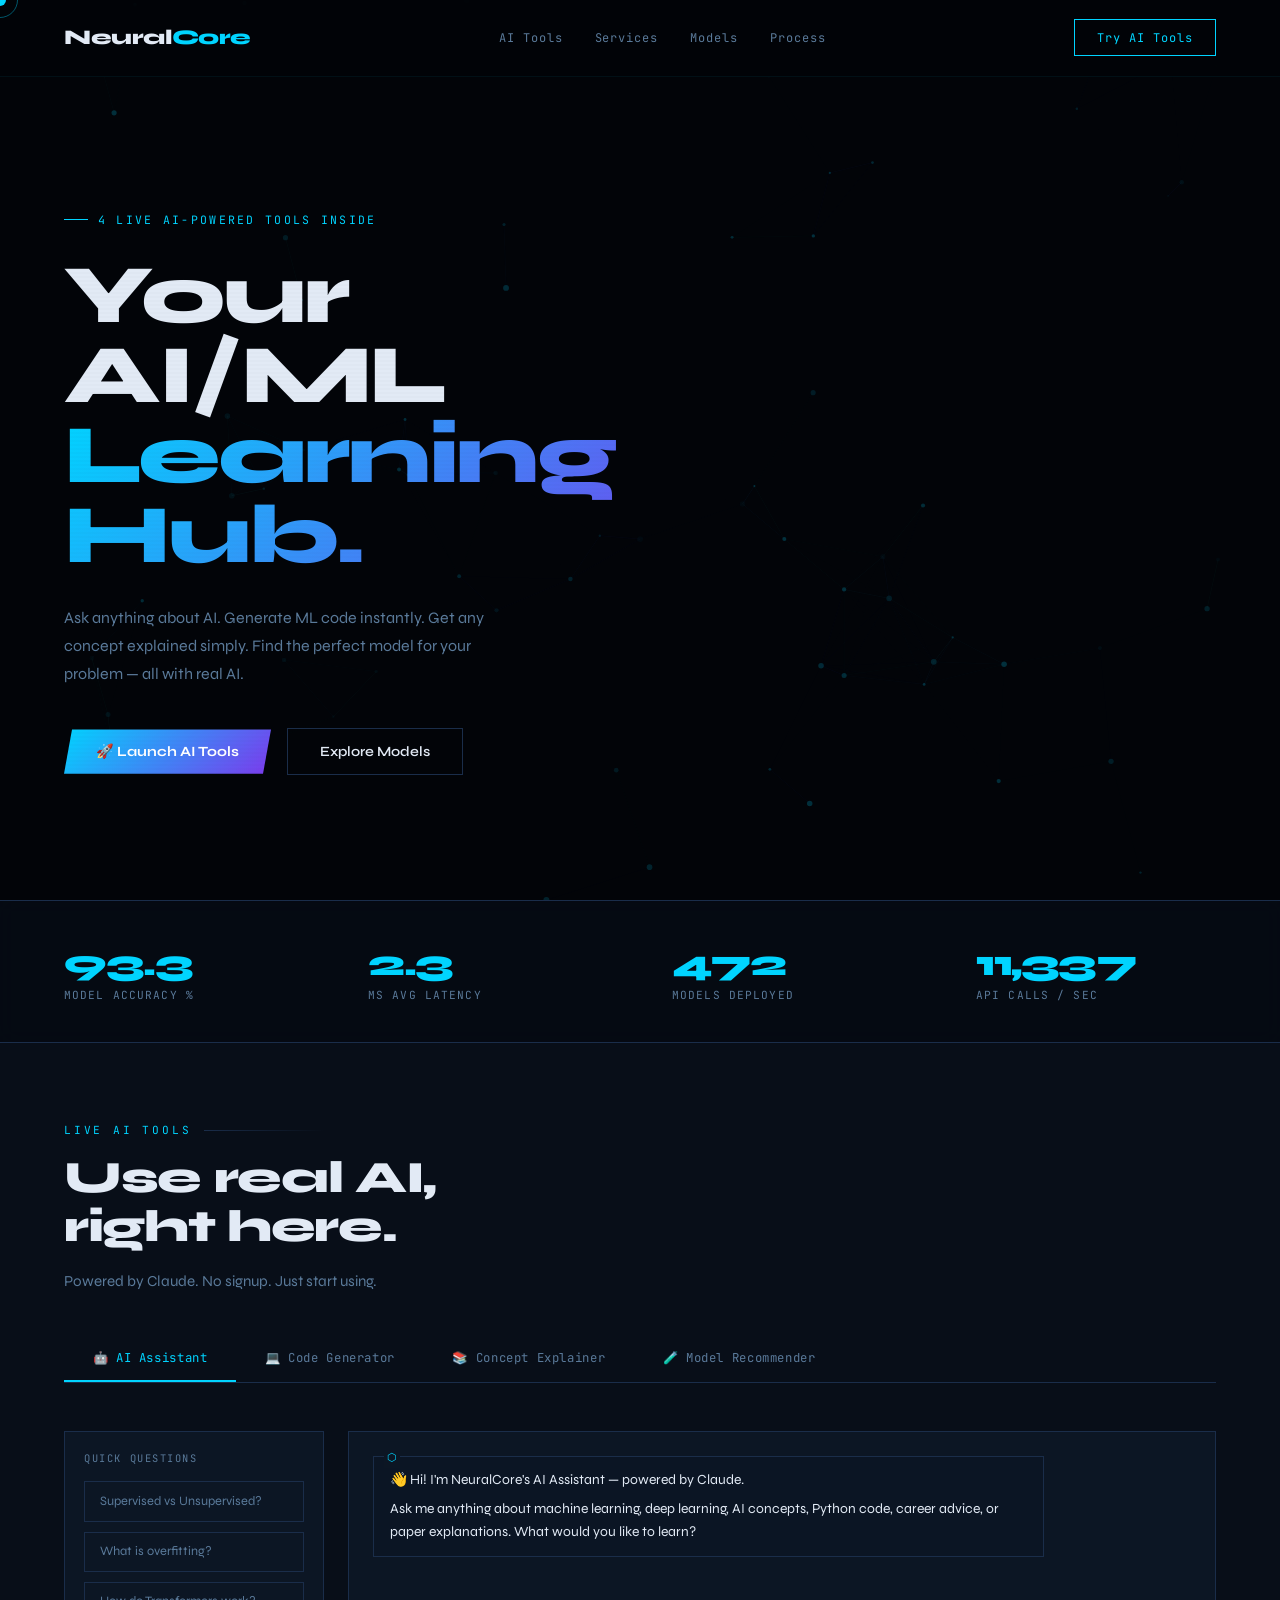
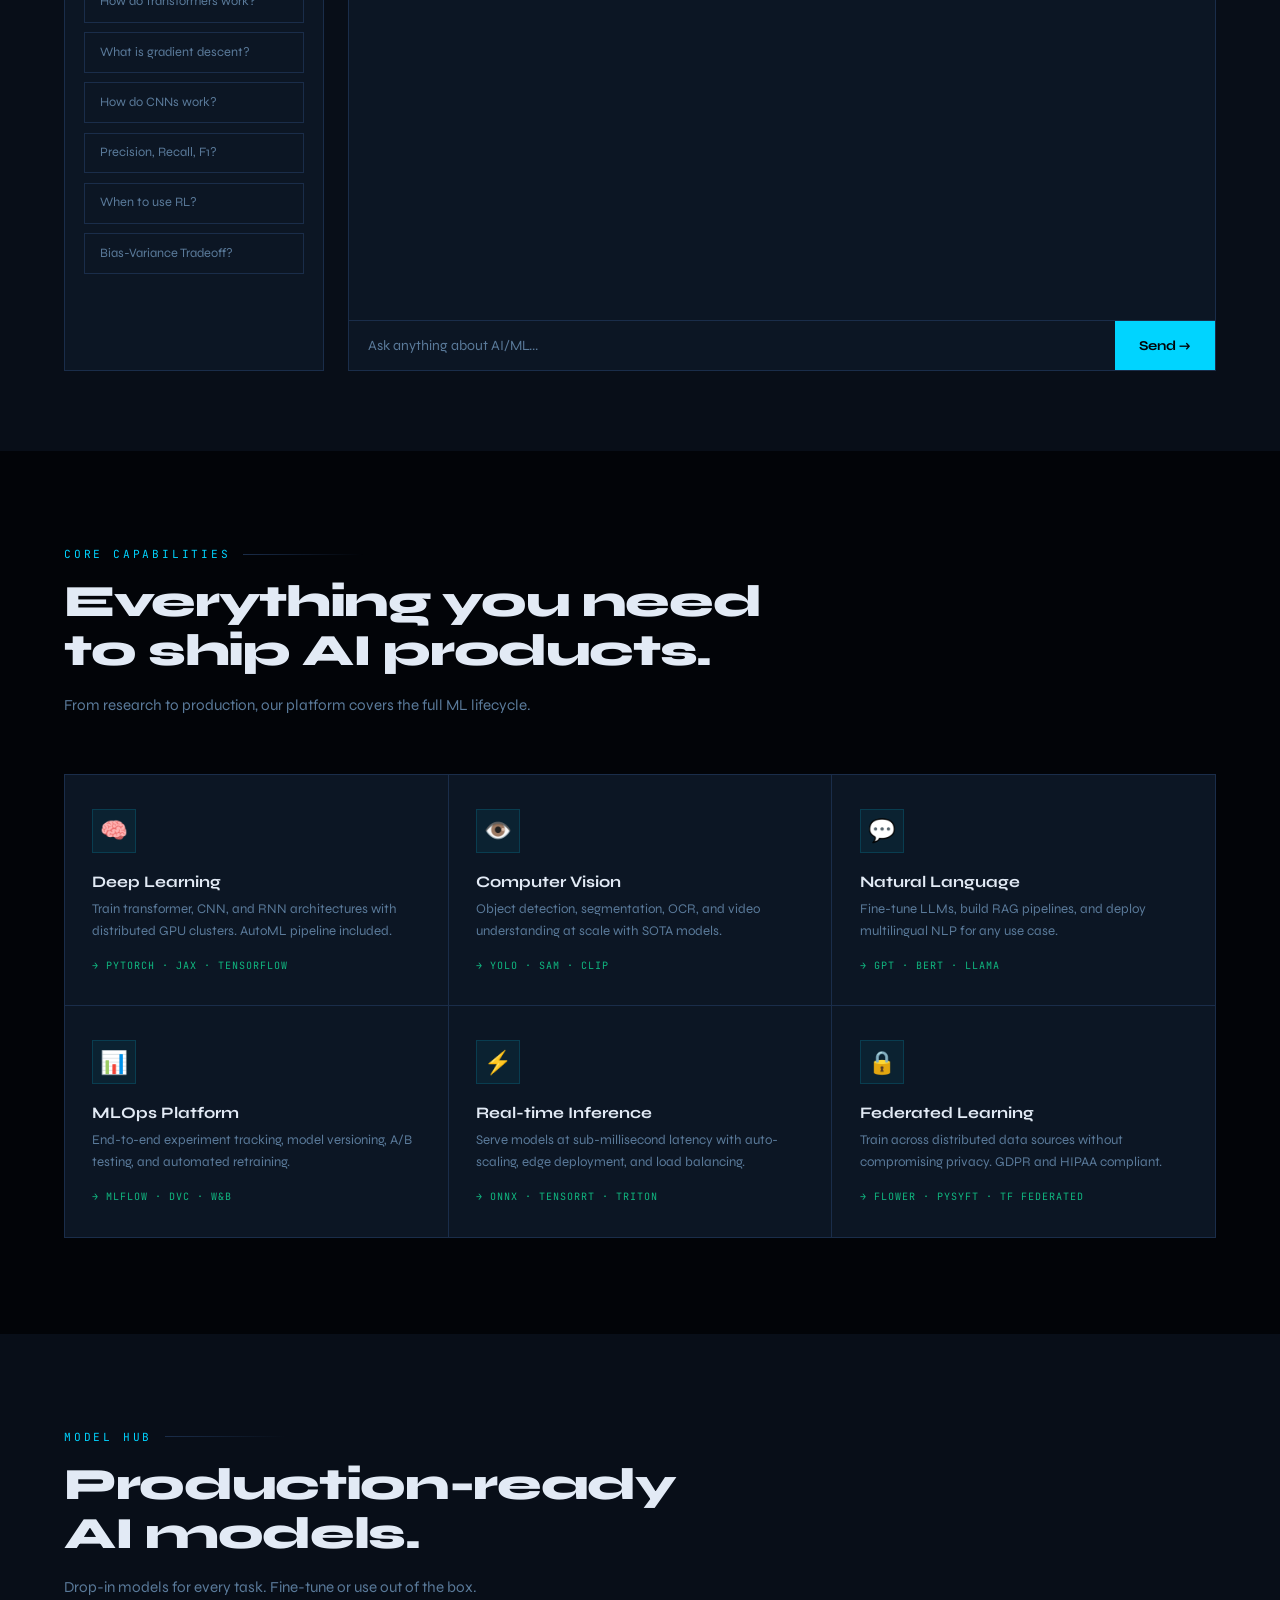
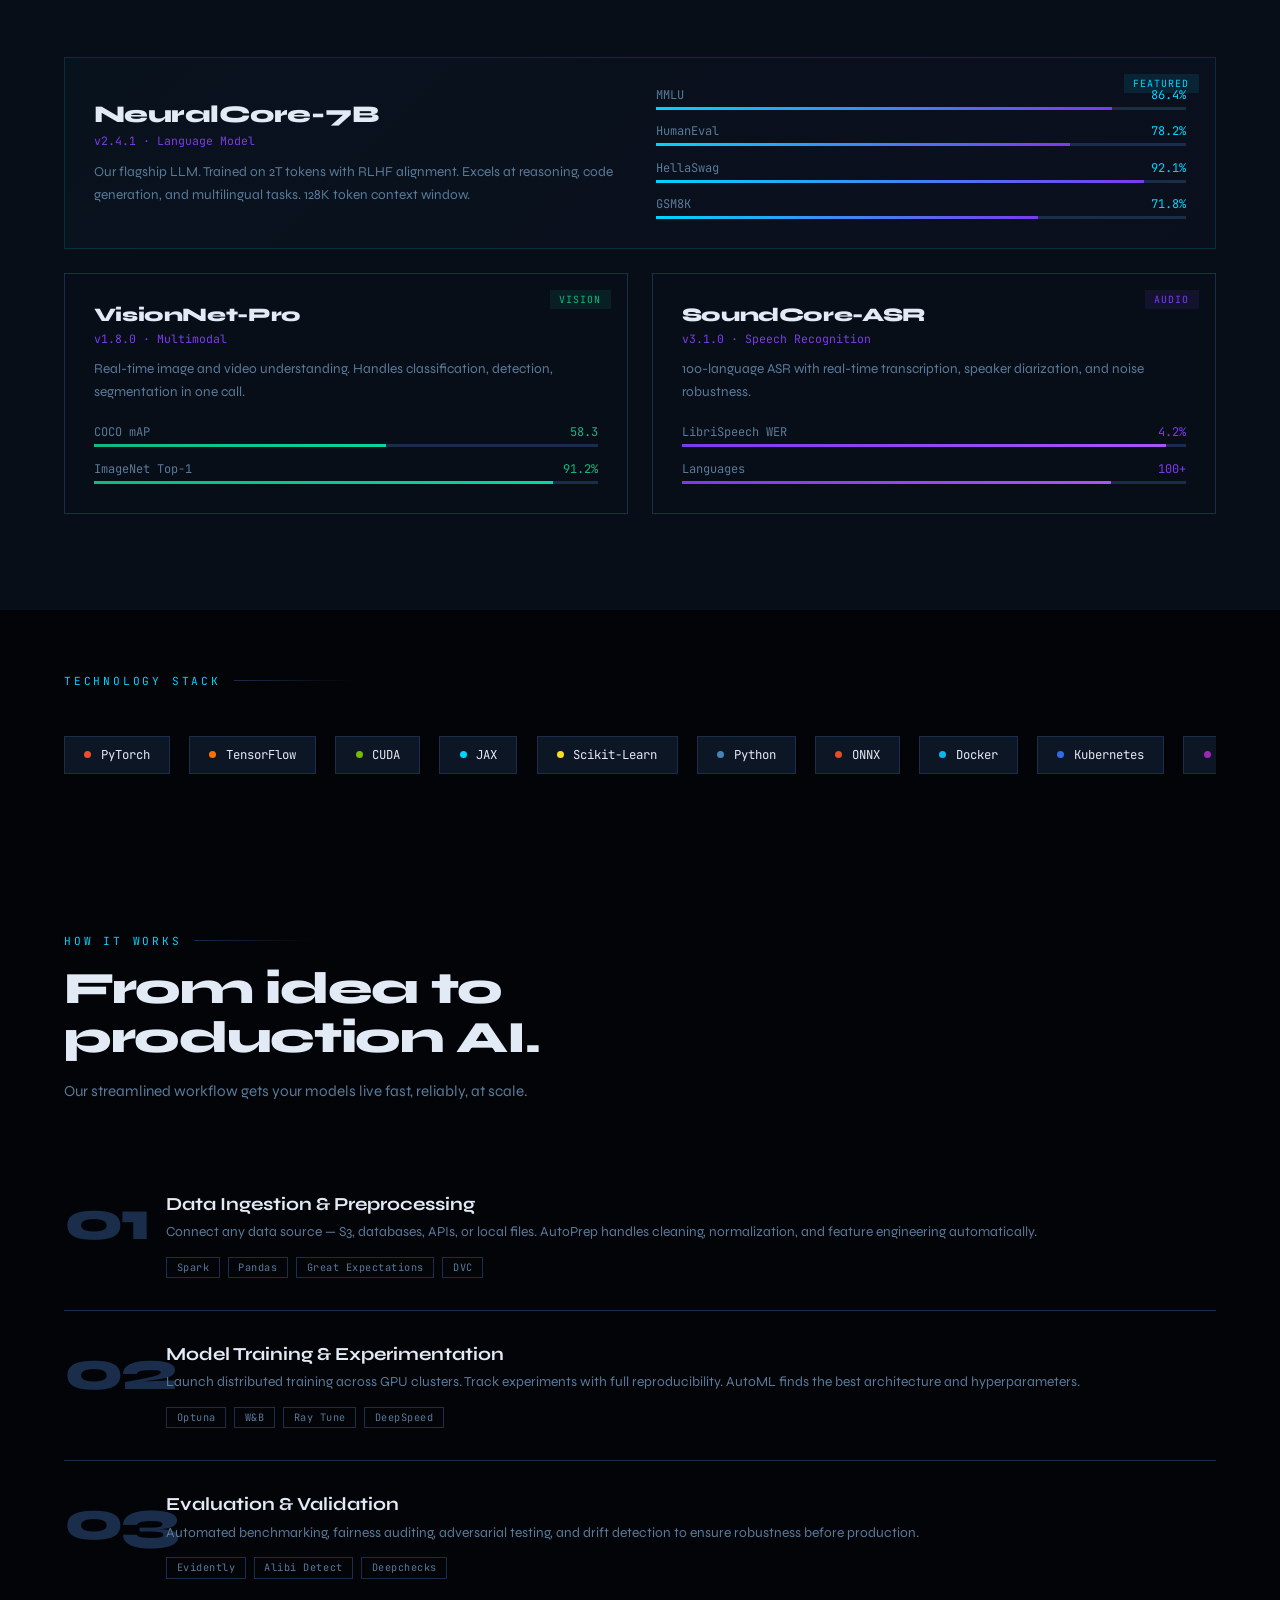
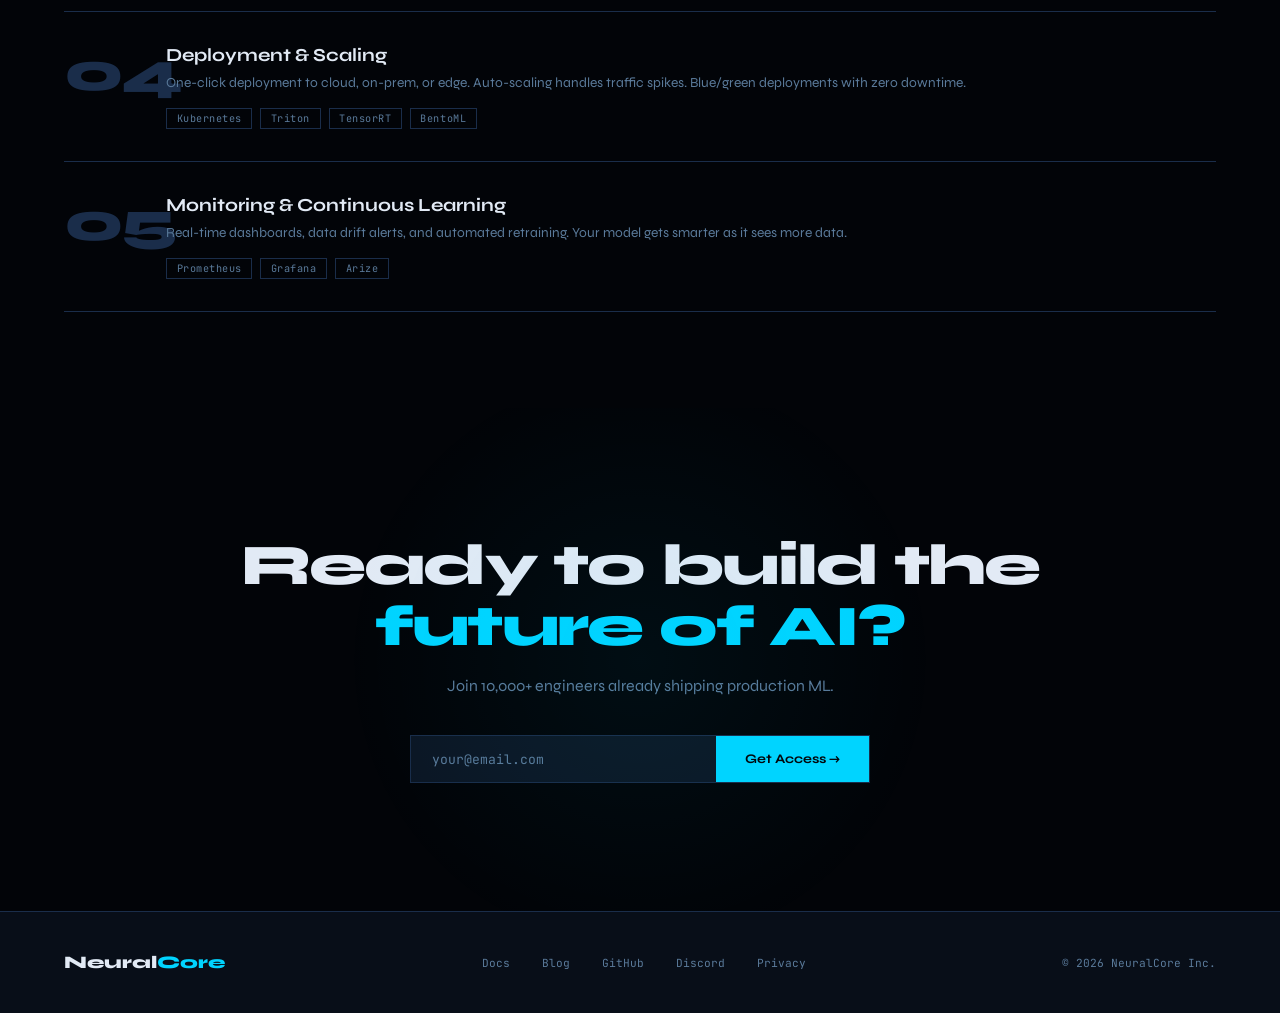
<file: ai ml website.html>
<!DOCTYPE html>
<html lang="en">
<head>
<meta charset="UTF-8">
<meta name="viewport" content="width=device-width, initial-scale=1.0">
<title>NeuralCore — AI & Machine Learning Platform</title>
<link href="https://fonts.googleapis.com/css2?family=Syne:wght@400;600;700;800&family=JetBrains+Mono:wght@300;400;500&display=swap" rel="stylesheet">
<style>
  :root {
    --bg:#020408;--surface:#080e18;--card:#0c1624;--border:#1a2d4a;
    --accent:#00d4ff;--accent2:#7c3aed;--accent3:#10b981;
    --text:#e2eaf5;--muted:#5a7a9a;--glow:0 0 40px rgba(0,212,255,0.15);
  }
  *{margin:0;padding:0;box-sizing:border-box;}
  html{scroll-behavior:smooth;}
  body{background:var(--bg);color:var(--text);font-family:'Syne',sans-serif;overflow-x:hidden;cursor:none;}
  .cursor{width:12px;height:12px;background:var(--accent);border-radius:50%;position:fixed;top:0;left:0;pointer-events:none;z-index:9999;transition:transform 0.1s;mix-blend-mode:screen;}
  .cursor-ring{width:36px;height:36px;border:1px solid rgba(0,212,255,0.4);border-radius:50%;position:fixed;top:0;left:0;pointer-events:none;z-index:9998;transition:all 0.15s ease;}
  #neural-canvas{position:fixed;top:0;left:0;width:100%;height:100%;z-index:0;opacity:0.3;}

  nav{position:fixed;top:0;left:0;right:0;z-index:100;display:flex;align-items:center;justify-content:space-between;padding:1.2rem 4rem;background:rgba(2,4,8,0.85);backdrop-filter:blur(20px);border-bottom:1px solid rgba(0,212,255,0.06);}
  .nav-logo{font-size:1.3rem;font-weight:800;letter-spacing:-0.02em;}
  .nav-logo span{color:var(--accent);}
  .nav-links{display:flex;gap:2rem;}
  .nav-links a{font-family:'JetBrains Mono',monospace;font-size:0.75rem;color:var(--muted);text-decoration:none;letter-spacing:0.08em;transition:color 0.2s;}
  .nav-links a:hover{color:var(--accent);}
  .nav-btn{font-family:'JetBrains Mono',monospace;font-size:0.75rem;letter-spacing:0.08em;padding:0.6rem 1.4rem;background:transparent;border:1px solid var(--accent);color:var(--accent);cursor:none;transition:all 0.2s;}
  .nav-btn:hover{background:rgba(0,212,255,0.1);}

  .hero{position:relative;z-index:1;min-height:100vh;display:flex;align-items:center;padding:0 4rem;padding-top:80px;}
  .hero-content{max-width:680px;}
  .hero-tag{font-family:'JetBrains Mono',monospace;font-size:0.72rem;letter-spacing:0.2em;color:var(--accent);text-transform:uppercase;display:inline-flex;align-items:center;gap:0.6rem;margin-bottom:1.8rem;opacity:0;animation:fadeUp 0.8s 0.2s forwards;}
  .hero-tag::before{content:'';width:24px;height:1px;background:var(--accent);}
  .hero h1{font-size:clamp(2.8rem,6.5vw,5.5rem);font-weight:800;line-height:0.96;letter-spacing:-0.03em;opacity:0;animation:fadeUp 0.8s 0.4s forwards;}
  .hero h1 .grad{background:linear-gradient(135deg,var(--accent),var(--accent2));-webkit-background-clip:text;-webkit-text-fill-color:transparent;display:block;}
  .hero p{margin-top:1.8rem;font-size:1rem;line-height:1.75;color:var(--muted);max-width:460px;opacity:0;animation:fadeUp 0.8s 0.6s forwards;}
  .hero-actions{margin-top:2.5rem;display:flex;gap:1rem;align-items:center;opacity:0;animation:fadeUp 0.8s 0.8s forwards;flex-wrap:wrap;}
  .btn-primary{padding:0.85rem 2rem;background:linear-gradient(135deg,var(--accent),var(--accent2));color:#fff;font-family:'Syne',sans-serif;font-weight:700;font-size:0.88rem;border:none;cursor:none;clip-path:polygon(8px 0%,100% 0%,calc(100% - 8px) 100%,0% 100%);transition:opacity 0.2s,transform 0.2s;}
  .btn-primary:hover{opacity:0.85;transform:translateY(-2px);}
  .btn-ghost{padding:0.85rem 2rem;background:transparent;color:var(--text);font-family:'Syne',sans-serif;font-weight:600;font-size:0.88rem;border:1px solid var(--border);cursor:none;transition:border-color 0.2s,color 0.2s;}
  .btn-ghost:hover{border-color:var(--accent);color:var(--accent);}

  .stats-bar{position:relative;z-index:1;padding:2.5rem 4rem;border-top:1px solid var(--border);border-bottom:1px solid var(--border);display:flex;gap:4rem;background:rgba(8,14,24,0.7);backdrop-filter:blur(10px);}
  .stat{flex:1;}
  .stat-num{font-size:2.3rem;font-weight:800;letter-spacing:-0.04em;color:var(--accent);}
  .stat-label{font-family:'JetBrains Mono',monospace;font-size:0.7rem;color:var(--muted);letter-spacing:0.1em;text-transform:uppercase;margin-top:0.2rem;}

  .section{position:relative;z-index:1;padding:6rem 4rem;}
  .section-label{font-family:'JetBrains Mono',monospace;font-size:0.7rem;letter-spacing:0.25em;text-transform:uppercase;color:var(--accent);margin-bottom:1rem;display:flex;align-items:center;gap:0.8rem;}
  .section-label::after{content:'';flex:1;height:1px;background:linear-gradient(to right,var(--border),transparent);max-width:120px;}
  .section-title{font-size:clamp(1.8rem,3.5vw,2.8rem);font-weight:800;letter-spacing:-0.03em;line-height:1.1;margin-bottom:1rem;}
  .section-sub{font-size:0.95rem;color:var(--muted);max-width:500px;line-height:1.75;}

  /* TOOLS */
  .tools-section{background:var(--surface);padding:5rem 4rem;position:relative;z-index:1;}
  .tool-tabs{display:flex;gap:0;border-bottom:1px solid var(--border);margin-bottom:3rem;overflow-x:auto;}
  .tool-tab{font-family:'JetBrains Mono',monospace;font-size:0.77rem;letter-spacing:0.05em;padding:0.9rem 1.8rem;background:none;border:none;border-bottom:2px solid transparent;color:var(--muted);cursor:none;transition:all 0.2s;white-space:nowrap;}
  .tool-tab.active{color:var(--accent);border-bottom-color:var(--accent);}
  .tool-tab:hover:not(.active){color:var(--text);}
  .tool-panel{display:none;}
  .tool-panel.active{display:block;}

  /* CHAT */
  .chat-layout{display:grid;grid-template-columns:260px 1fr;gap:1.5rem;height:540px;}
  .chat-sidebar{border:1px solid var(--border);padding:1.2rem;display:flex;flex-direction:column;gap:0.6rem;overflow-y:auto;background:var(--card);}
  .chat-sidebar-title{font-family:'JetBrains Mono',monospace;font-size:0.65rem;letter-spacing:0.15em;text-transform:uppercase;color:var(--muted);margin-bottom:0.4rem;}
  .quick-q{background:none;border:1px solid var(--border);padding:0.65rem 0.9rem;font-size:0.8rem;color:var(--muted);cursor:none;text-align:left;line-height:1.4;transition:all 0.2s;font-family:'Syne',sans-serif;}
  .quick-q:hover{border-color:var(--accent);color:var(--accent);}
  .chat-main{border:1px solid var(--border);display:flex;flex-direction:column;background:var(--card);}
  .chat-messages{flex:1;overflow-y:auto;padding:1.5rem;display:flex;flex-direction:column;gap:1rem;}
  .chat-messages::-webkit-scrollbar{width:3px;}
  .chat-messages::-webkit-scrollbar-thumb{background:var(--border);}
  .msg{max-width:82%;line-height:1.65;font-size:0.87rem;}
  .msg.user{align-self:flex-end;background:rgba(0,212,255,0.07);border:1px solid rgba(0,212,255,0.15);padding:0.75rem 1rem;color:var(--text);}
  .msg.ai{align-self:flex-start;background:rgba(12,22,36,0.9);border:1px solid var(--border);padding:0.75rem 1rem;color:var(--text);position:relative;}
  .msg.ai::before{content:'⬡';position:absolute;top:-8px;left:10px;font-size:0.7rem;color:var(--accent);background:var(--card);padding:0 3px;}
  .msg.ai pre{background:rgba(0,0,0,0.5);padding:0.8rem;margin-top:0.6rem;overflow-x:auto;font-family:'JetBrains Mono',monospace;font-size:0.76rem;border-left:2px solid var(--accent);white-space:pre-wrap;word-break:break-word;}
  .msg.ai code{font-family:'JetBrains Mono',monospace;color:var(--accent);font-size:0.85em;background:rgba(0,212,255,0.06);padding:1px 4px;}
  .msg p{margin-bottom:0.4rem;}
  .msg p:last-child{margin-bottom:0;}
  .chat-input-row{display:flex;border-top:1px solid var(--border);}
  .chat-input{flex:1;background:none;border:none;outline:none;padding:1rem 1.2rem;color:var(--text);font-family:'Syne',sans-serif;font-size:0.88rem;}
  .chat-input::placeholder{color:var(--muted);}
  .chat-send{padding:0 1.5rem;background:var(--accent);color:var(--bg);font-family:'Syne',sans-serif;font-weight:700;font-size:0.85rem;border:none;cursor:none;transition:opacity 0.2s;flex-shrink:0;}
  .chat-send:hover{opacity:0.85;}
  .chat-send:disabled{opacity:0.35;}
  .typing-indicator{display:flex;align-items:center;gap:0.6rem;padding:0.75rem 1rem;background:rgba(12,22,36,0.9);border:1px solid var(--border);width:fit-content;align-self:flex-start;}
  .typing-dots{display:flex;gap:3px;}
  .typing-dot{width:5px;height:5px;background:var(--accent);border-radius:50%;animation:blink 1.2s infinite;}
  .typing-dot:nth-child(2){animation-delay:0.2s;}
  .typing-dot:nth-child(3){animation-delay:0.4s;}
  @keyframes blink{0%,80%,100%{opacity:0.2}40%{opacity:1}}

  /* CODE GENERATOR */
  .codegen-layout{display:grid;grid-template-columns:1fr 1.1fr;gap:1.5rem;min-height:520px;}
  .codegen-left{display:flex;flex-direction:column;gap:0.9rem;}
  .codegen-right{border:1px solid var(--border);background:var(--card);display:flex;flex-direction:column;}
  .form-group{display:flex;flex-direction:column;gap:0.4rem;}
  .form-label{font-family:'JetBrains Mono',monospace;font-size:0.67rem;letter-spacing:0.1em;text-transform:uppercase;color:var(--muted);}
  .form-select,.form-input,.form-textarea{background:var(--card);border:1px solid var(--border);color:var(--text);font-family:'JetBrains Mono',monospace;font-size:0.8rem;padding:0.65rem 0.9rem;outline:none;transition:border-color 0.2s;width:100%;cursor:none;}
  .form-select option{background:#0c1624;}
  .form-textarea{resize:vertical;min-height:90px;line-height:1.6;}
  .form-select:focus,.form-input:focus,.form-textarea:focus{border-color:var(--accent);}
  .codegen-output{flex:1;padding:1rem;font-family:'JetBrains Mono',monospace;font-size:0.75rem;line-height:1.7;color:#b8d4f0;overflow-y:auto;white-space:pre-wrap;word-break:break-word;}
  .codegen-output .placeholder{color:var(--muted);font-style:italic;}
  .codegen-output-header{display:flex;align-items:center;justify-content:space-between;padding:0.7rem 1rem;border-bottom:1px solid var(--border);}
  .codegen-output-title{font-family:'JetBrains Mono',monospace;font-size:0.7rem;color:var(--accent);letter-spacing:0.1em;}
  .copy-btn{font-family:'JetBrains Mono',monospace;font-size:0.68rem;padding:0.25rem 0.7rem;background:transparent;border:1px solid var(--border);color:var(--muted);cursor:none;transition:all 0.2s;}
  .copy-btn:hover{border-color:var(--accent3);color:var(--accent3);}

  /* CONCEPT */
  .concept-layout{display:grid;grid-template-columns:1fr 1.4fr;gap:1.5rem;min-height:500px;}
  .concept-topics{display:grid;grid-template-columns:1fr 1fr;gap:0.5rem;}
  .concept-topic{background:var(--card);border:1px solid var(--border);padding:0.75rem 0.9rem;font-size:0.8rem;cursor:none;text-align:left;transition:all 0.2s;line-height:1.4;font-family:'Syne',sans-serif;}
  .concept-topic .topic-icon{font-size:0.95rem;margin-bottom:0.25rem;display:block;}
  .concept-topic:hover,.concept-topic.selected{border-color:var(--accent);background:rgba(0,212,255,0.05);color:var(--accent);}
  .concept-custom{display:flex;gap:0.5rem;margin-top:0.6rem;}
  .concept-custom input{flex:1;background:var(--card);border:1px solid var(--border);color:var(--text);font-family:'JetBrains Mono',monospace;font-size:0.8rem;padding:0.65rem 0.9rem;outline:none;transition:border-color 0.2s;}
  .concept-custom input:focus{border-color:var(--accent);}
  .concept-custom button{padding:0.65rem 1.1rem;background:var(--accent2);color:#fff;border:none;cursor:none;font-family:'Syne',sans-serif;font-weight:700;font-size:0.8rem;transition:opacity 0.2s;white-space:nowrap;}
  .concept-custom button:hover{opacity:0.85;}
  .concept-output{border:1px solid var(--border);background:var(--card);padding:1.5rem;overflow-y:auto;font-size:0.87rem;line-height:1.75;color:var(--text);}
  .concept-output h3{color:var(--accent);font-size:1.05rem;margin-bottom:0.9rem;}
  .concept-output p{margin-bottom:0.75rem;}
  .concept-output .analogy{border-left:2px solid var(--accent3);padding-left:1rem;color:var(--accent3);font-style:italic;margin:0.9rem 0;}
  .concept-output .key-point{background:rgba(0,212,255,0.04);border:1px solid rgba(0,212,255,0.1);padding:0.55rem 0.8rem;margin:0.4rem 0;font-family:'JetBrains Mono',monospace;font-size:0.77rem;}
  .concept-output strong{color:var(--text);font-weight:700;}

  /* RECOMMENDER */
  .recommender-layout{display:grid;grid-template-columns:1fr 1fr;gap:1.5rem;min-height:500px;}
  .rec-form{display:flex;flex-direction:column;gap:0.9rem;}
  .rec-chips{display:flex;flex-wrap:wrap;gap:0.45rem;margin-top:0.3rem;}
  .rec-chip{font-family:'JetBrains Mono',monospace;font-size:0.7rem;padding:0.3rem 0.75rem;border:1px solid var(--border);color:var(--muted);cursor:none;transition:all 0.2s;background:none;}
  .rec-chip.selected{border-color:var(--accent);color:var(--accent);background:rgba(0,212,255,0.07);}
  .rec-chip:hover{border-color:var(--muted);}
  .rec-output{border:1px solid var(--border);background:var(--card);padding:1.5rem;overflow-y:auto;}
  .rec-placeholder{color:var(--muted);font-size:0.87rem;text-align:center;padding:3rem 1rem;}
  .rec-card{border:1px solid var(--border);padding:1.1rem;margin-bottom:0.9rem;transition:border-color 0.2s;}
  .rec-card:hover{border-color:rgba(0,212,255,0.25);}
  .rec-card-header{display:flex;align-items:center;justify-content:space-between;margin-bottom:0.55rem;}
  .rec-model-name{font-weight:700;font-size:0.95rem;}
  .rec-score{font-family:'JetBrains Mono',monospace;font-size:0.73rem;padding:0.2rem 0.55rem;border:1px solid;}
  .rec-desc{font-size:0.82rem;color:var(--muted);line-height:1.6;margin-bottom:0.7rem;}
  .rec-pros{display:flex;flex-wrap:wrap;gap:0.35rem;}
  .rec-pro{font-family:'JetBrains Mono',monospace;font-size:0.66rem;padding:0.18rem 0.55rem;background:rgba(16,185,129,0.07);border:1px solid rgba(16,185,129,0.18);color:var(--accent3);}

  /* SERVICES */
  .services-grid{display:grid;grid-template-columns:repeat(3,1fr);gap:1px;margin-top:3.5rem;border:1px solid var(--border);background:var(--border);}
  .service-card{background:var(--card);padding:2.1rem 1.7rem;position:relative;overflow:hidden;transition:background 0.3s;}
  .service-card:hover{background:#0f1e30;}
  .service-card::before{content:'';position:absolute;top:0;left:0;width:100%;height:2px;background:linear-gradient(90deg,transparent,var(--accent),transparent);opacity:0;transition:opacity 0.3s;}
  .service-card:hover::before{opacity:1;}
  .service-icon{width:44px;height:44px;display:flex;align-items:center;justify-content:center;font-size:1.4rem;background:rgba(0,212,255,0.06);border:1px solid rgba(0,212,255,0.15);margin-bottom:1.2rem;}
  .service-card h3{font-size:1rem;font-weight:700;margin-bottom:0.5rem;}
  .service-card p{font-size:0.83rem;color:var(--muted);line-height:1.65;}
  .service-tag{margin-top:1rem;font-family:'JetBrains Mono',monospace;font-size:0.63rem;letter-spacing:0.1em;color:var(--accent3);text-transform:uppercase;}

  /* MODELS */
  .models-grid{display:grid;grid-template-columns:1fr 1fr;gap:1.5rem;margin-top:3.5rem;}
  .model-card{border:1px solid var(--border);padding:1.8rem;position:relative;transition:border-color 0.3s,transform 0.3s;}
  .model-card:hover{border-color:rgba(0,212,255,0.3);transform:translateY(-3px);}
  .model-card.featured{grid-column:1/-1;display:grid;grid-template-columns:1fr 1fr;gap:2rem;align-items:center;border-color:rgba(0,212,255,0.15);background:linear-gradient(135deg,rgba(0,212,255,0.02),rgba(124,58,237,0.02));}
  .model-badge{position:absolute;top:1rem;right:1rem;font-family:'JetBrains Mono',monospace;font-size:0.62rem;letter-spacing:0.1em;padding:0.2rem 0.6rem;background:rgba(0,212,255,0.1);color:var(--accent);text-transform:uppercase;}
  .model-name{font-size:1.5rem;font-weight:800;letter-spacing:-0.02em;}
  .model-version{font-family:'JetBrains Mono',monospace;font-size:0.72rem;color:var(--accent2);margin-top:0.3rem;margin-bottom:0.8rem;}
  .model-desc{font-size:0.85rem;color:var(--muted);line-height:1.65;}
  .model-metrics{display:flex;flex-direction:column;gap:0.85rem;}
  .metric-row{display:flex;align-items:center;justify-content:space-between;font-family:'JetBrains Mono',monospace;font-size:0.75rem;}
  .metric-label{color:var(--muted);}
  .metric-val{color:var(--accent);}
  .metric-bar{width:100%;height:3px;background:var(--border);margin-top:0.25rem;position:relative;}
  .metric-fill{position:absolute;top:0;left:0;height:100%;background:linear-gradient(90deg,var(--accent),var(--accent2));width:0;transition:width 1.5s ease;}

  /* TECH SCROLL */
  .tech-section{overflow:hidden;padding:4rem 4rem;position:relative;z-index:1;}
  .tech-scroll{display:flex;gap:1.2rem;animation:scrollLeft 28s linear infinite;width:max-content;}
  .tech-scroll:hover{animation-play-state:paused;}
  .tech-pill{display:flex;align-items:center;gap:0.6rem;padding:0.6rem 1.2rem;border:1px solid var(--border);background:var(--card);font-family:'JetBrains Mono',monospace;font-size:0.77rem;color:var(--text);white-space:nowrap;transition:border-color 0.2s;}
  .tech-pill:hover{border-color:var(--accent);}
  .tech-dot{width:7px;height:7px;border-radius:50%;flex-shrink:0;}

  /* STEPS */
  .steps{margin-top:3.5rem;}
  .step{display:grid;grid-template-columns:70px 1fr;gap:2rem;padding:2rem 0;border-bottom:1px solid var(--border);align-items:start;opacity:0;transform:translateX(-20px);transition:opacity 0.6s,transform 0.6s;}
  .step.visible{opacity:1;transform:translateX(0);}
  .step-num{font-size:3.5rem;font-weight:800;letter-spacing:-0.05em;line-height:1;color:var(--border);transition:color 0.3s;}
  .step:hover .step-num{color:var(--accent);}
  .step-content h3{font-size:1.15rem;font-weight:700;margin-bottom:0.4rem;}
  .step-content p{font-size:0.86rem;color:var(--muted);line-height:1.65;}
  .step-tags{display:flex;gap:0.5rem;margin-top:0.8rem;flex-wrap:wrap;}
  .step-tag{font-family:'JetBrains Mono',monospace;font-size:0.64rem;letter-spacing:0.05em;padding:0.2rem 0.6rem;border:1px solid var(--border);color:var(--muted);}

  /* CTA */
  .cta-section{position:relative;z-index:1;padding:8rem 4rem;text-align:center;overflow:hidden;}
  .cta-section::before{content:'';position:absolute;top:50%;left:50%;transform:translate(-50%,-50%);width:600px;height:600px;background:radial-gradient(circle,rgba(0,212,255,0.05) 0%,transparent 70%);pointer-events:none;}
  .cta-section h2{font-size:clamp(2.2rem,4.5vw,4rem);font-weight:800;letter-spacing:-0.03em;line-height:1.05;margin-bottom:1.2rem;}
  .cta-section p{font-size:1rem;color:var(--muted);margin-bottom:2.5rem;}
  .cta-input-row{display:flex;max-width:460px;margin:0 auto;border:1px solid var(--border);background:var(--card);}
  .cta-input{flex:1;padding:0.9rem 1.3rem;background:none;border:none;outline:none;color:var(--text);font-family:'JetBrains Mono',monospace;font-size:0.82rem;}
  .cta-input::placeholder{color:var(--muted);}
  .cta-submit{padding:0.9rem 1.8rem;background:var(--accent);color:var(--bg);font-family:'Syne',sans-serif;font-weight:700;font-size:0.82rem;border:none;cursor:none;transition:opacity 0.2s;}
  .cta-submit:hover{opacity:0.85;}

  footer{position:relative;z-index:1;padding:2.5rem 4rem;border-top:1px solid var(--border);display:flex;align-items:center;justify-content:space-between;background:var(--surface);}
  .footer-logo{font-size:1.1rem;font-weight:800;}
  .footer-logo span{color:var(--accent);}
  .footer-copy{font-family:'JetBrains Mono',monospace;font-size:0.7rem;color:var(--muted);}
  .footer-links{display:flex;gap:2rem;}
  .footer-links a{font-family:'JetBrains Mono',monospace;font-size:0.7rem;color:var(--muted);text-decoration:none;transition:color 0.2s;}
  .footer-links a:hover{color:var(--accent);}

  .error-msg{color:#f87171;font-size:0.82rem;padding:0.5rem 0.8rem;border:1px solid rgba(248,113,113,0.25);background:rgba(248,113,113,0.04);display:inline-block;}
  .spinner{width:16px;height:16px;border:2px solid var(--border);border-top-color:var(--accent);border-radius:50%;animation:spin 0.8s linear infinite;display:inline-block;vertical-align:middle;}

  @keyframes fadeUp{from{opacity:0;transform:translateY(24px)}to{opacity:1;transform:translateY(0)}}
  @keyframes scrollLeft{from{transform:translateX(0)}to{transform:translateX(-50%)}}
  @keyframes blink{0%,80%,100%{opacity:0.2}40%{opacity:1}}
  @keyframes spin{to{transform:rotate(360deg)}}

  body::after{content:'';position:fixed;top:0;left:0;width:100%;height:100%;background:repeating-linear-gradient(0deg,transparent,transparent 2px,rgba(0,0,0,0.012) 2px,rgba(0,0,0,0.012) 4px);pointer-events:none;z-index:5;mix-blend-mode:multiply;}
  ::-webkit-scrollbar{width:4px;}::-webkit-scrollbar-track{background:var(--bg);}::-webkit-scrollbar-thumb{background:var(--border);}::-webkit-scrollbar-thumb:hover{background:var(--accent);}
  ::selection{background:rgba(0,212,255,0.2);color:var(--text);}

  @media(max-width:900px){
    nav{padding:1rem 1.5rem;}.nav-links{display:none;}
    .hero{padding:6rem 1.5rem 3rem;}.stats-bar{padding:2rem 1.5rem;gap:2rem;flex-wrap:wrap;}
    .section,.tools-section{padding:4rem 1.5rem;}
    .chat-layout,.codegen-layout,.concept-layout,.recommender-layout,.models-grid{grid-template-columns:1fr;}
    .model-card.featured{grid-template-columns:1fr;}.services-grid{grid-template-columns:1fr;}
    .tech-section{padding:3rem 1.5rem;}.cta-section{padding:5rem 1.5rem;}
    footer{padding:2rem 1.5rem;flex-direction:column;gap:1.2rem;text-align:center;}
    .chat-sidebar{display:none;}.chat-layout{grid-template-columns:1fr;}
  }
</style>
</head>
<body>

<div class="cursor" id="cursor"></div>
<div class="cursor-ring" id="cursorRing"></div>
<canvas id="neural-canvas"></canvas>

<nav>
  <div class="nav-logo">Neural<span>Core</span></div>
  <div class="nav-links">
    <a href="#tools">AI Tools</a>
    <a href="#services">Services</a>
    <a href="#models">Models</a>
    <a href="#process">Process</a>
  </div>
  <button class="nav-btn" onclick="document.getElementById('tools').scrollIntoView({behavior:'smooth'})">Try AI Tools</button>
</nav>

<section class="hero">
  <div class="hero-content">
    <div class="hero-tag">4 Live AI-Powered Tools Inside</div>
    <h1>Your AI/ML<br><span class="grad">Learning Hub.</span></h1>
    <p>Ask anything about AI. Generate ML code instantly. Get any concept explained simply. Find the perfect model for your problem — all with real AI.</p>
    <div class="hero-actions">
      <button class="btn-primary" onclick="document.getElementById('tools').scrollIntoView({behavior:'smooth'})">🚀 Launch AI Tools</button>
      <button class="btn-ghost" onclick="document.getElementById('models').scrollIntoView({behavior:'smooth'})">Explore Models</button>
    </div>
  </div>
</section>

<div class="stats-bar">
  <div class="stat"><div class="stat-num" data-target="98.7">0</div><div class="stat-label">Model Accuracy %</div></div>
  <div class="stat"><div class="stat-num" data-target="2.4">0</div><div class="stat-label">ms Avg Latency</div></div>
  <div class="stat"><div class="stat-num" data-target="500">0</div><div class="stat-label">Models Deployed</div></div>
  <div class="stat"><div class="stat-num" data-target="12000">0</div><div class="stat-label">API Calls / sec</div></div>
</div>

<!-- ========== LIVE AI TOOLS ========== -->
<section class="tools-section" id="tools">
  <div class="section-label">Live AI Tools</div>
  <h2 class="section-title">Use real AI,<br>right here.</h2>
  <p class="section-sub" style="margin-bottom:2.5rem">Powered by Claude. No signup. Just start using.</p>

  <div class="tool-tabs">
    <button class="tool-tab active" onclick="switchTab('chat',this)">🤖 AI Assistant</button>
    <button class="tool-tab" onclick="switchTab('codegen',this)">💻 Code Generator</button>
    <button class="tool-tab" onclick="switchTab('concept',this)">📚 Concept Explainer</button>
    <button class="tool-tab" onclick="switchTab('recommender',this)">🧪 Model Recommender</button>
  </div>

  <!-- CHAT -->
  <div class="tool-panel active" id="panel-chat">
    <div class="chat-layout">
      <div class="chat-sidebar">
        <div class="chat-sidebar-title">Quick Questions</div>
        <button class="quick-q" onclick="askQuick('What is the difference between supervised and unsupervised learning?')">Supervised vs Unsupervised?</button>
        <button class="quick-q" onclick="askQuick('Explain overfitting and how to prevent it in machine learning')">What is overfitting?</button>
        <button class="quick-q" onclick="askQuick('How do transformer models work? Explain attention mechanism.')">How do Transformers work?</button>
        <button class="quick-q" onclick="askQuick('What is gradient descent and how does backpropagation use it?')">What is gradient descent?</button>
        <button class="quick-q" onclick="askQuick('Explain convolutional neural networks (CNN) with a simple example')">How do CNNs work?</button>
        <button class="quick-q" onclick="askQuick('What is the difference between precision, recall and F1-score?')">Precision, Recall, F1?</button>
        <button class="quick-q" onclick="askQuick('When should I use reinforcement learning vs supervised learning?')">When to use RL?</button>
        <button class="quick-q" onclick="askQuick('What is the bias-variance tradeoff and why does it matter?')">Bias-Variance Tradeoff?</button>
      </div>
      <div class="chat-main">
        <div class="chat-messages" id="chatMessages">
          <div class="msg ai"><p>👋 Hi! I'm NeuralCore's AI Assistant — powered by Claude.</p><p>Ask me anything about machine learning, deep learning, AI concepts, Python code, career advice, or paper explanations. What would you like to learn?</p></div>
        </div>
        <div class="chat-input-row">
          <input class="chat-input" id="chatInput" placeholder="Ask anything about AI/ML..." onkeydown="if(event.key==='Enter'&&!event.shiftKey){event.preventDefault();sendChat()}">
          <button class="chat-send" id="chatSend" onclick="sendChat()">Send →</button>
        </div>
      </div>
    </div>
  </div>

  <!-- CODE GENERATOR -->
  <div class="tool-panel" id="panel-codegen">
    <div class="codegen-layout">
      <div class="codegen-left">
        <div class="form-group">
          <label class="form-label">Task Type</label>
          <select class="form-select" id="taskType">
            <option value="classification">Classification</option>
            <option value="regression">Regression</option>
            <option value="clustering">Clustering</option>
            <option value="nlp text classification">NLP — Text Classification</option>
            <option value="image classification computer vision">Computer Vision — Image Classification</option>
            <option value="time series forecasting">Time Series Forecasting</option>
            <option value="recommendation system">Recommendation System</option>
            <option value="custom neural network">Custom Neural Network</option>
            <option value="data preprocessing pipeline">Data Preprocessing Pipeline</option>
          </select>
        </div>
        <div class="form-group">
          <label class="form-label">Algorithm / Model</label>
          <select class="form-select" id="algorithmType">
            <option value="Random Forest">Random Forest</option>
            <option value="XGBoost">XGBoost / Gradient Boosting</option>
            <option value="SVM (Support Vector Machine)">SVM</option>
            <option value="Logistic Regression">Logistic Regression</option>
            <option value="PyTorch Neural Network">PyTorch Neural Network</option>
            <option value="Scikit-learn Pipeline">Scikit-learn Pipeline</option>
            <option value="BERT fine-tuning with HuggingFace">BERT (HuggingFace)</option>
            <option value="CNN with PyTorch">CNN with PyTorch</option>
            <option value="LSTM sequence model">LSTM</option>
            <option value="K-Means Clustering">K-Means Clustering</option>
          </select>
        </div>
        <div class="form-group">
          <label class="form-label">Describe Your Problem</label>
          <textarea class="form-textarea" id="problemDesc" placeholder="e.g., I have a CSV with 1000 rows of customer data (age, income, purchase history) and want to predict whether a customer will churn..."></textarea>
        </div>
        <div class="form-group">
          <label class="form-label">Extra Requirements (optional)</label>
          <input class="form-input" id="extraReqs" placeholder="e.g., include cross-validation, plot confusion matrix, hyperparameter tuning...">
        </div>
        <button class="btn-primary" onclick="generateCode()" id="genBtn" style="width:100%;clip-path:none;justify-content:center">⚡ Generate Code</button>
      </div>
      <div class="codegen-right">
        <div class="codegen-output-header">
          <span class="codegen-output-title">// GENERATED PYTHON CODE</span>
          <button class="copy-btn" onclick="copyCode()">Copy</button>
        </div>
        <div class="codegen-output" id="codeOutput"><span class="placeholder"># Your ML code will appear here.
# Fill the form and click Generate Code.

import pandas as pd
import numpy as np
from sklearn.ensemble import RandomForestClassifier
# ...</span></div>
      </div>
    </div>
  </div>

  <!-- CONCEPT EXPLAINER -->
  <div class="tool-panel" id="panel-concept">
    <div class="concept-layout">
      <div>
        <p style="font-size:0.83rem;color:var(--muted);margin-bottom:1rem">Click any topic for a clear, beginner-friendly explanation:</p>
        <div class="concept-topics">
          <button class="concept-topic" onclick="explainConcept('Neural Networks',this)"><span class="topic-icon">🧠</span>Neural Networks</button>
          <button class="concept-topic" onclick="explainConcept('Decision Trees and Random Forests',this)"><span class="topic-icon">🌳</span>Decision Trees</button>
          <button class="concept-topic" onclick="explainConcept('Backpropagation algorithm',this)"><span class="topic-icon">🔄</span>Backpropagation</button>
          <button class="concept-topic" onclick="explainConcept('Attention Mechanism in Transformers',this)"><span class="topic-icon">👁️</span>Attention Mechanism</button>
          <button class="concept-topic" onclick="explainConcept('Principal Component Analysis PCA',this)"><span class="topic-icon">📉</span>PCA</button>
          <button class="concept-topic" onclick="explainConcept('Generative Adversarial Networks GANs',this)"><span class="topic-icon">🎨</span>GANs</button>
          <button class="concept-topic" onclick="explainConcept('Transfer Learning',this)"><span class="topic-icon">🔀</span>Transfer Learning</button>
          <button class="concept-topic" onclick="explainConcept('Regularization in ML: L1, L2, Dropout',this)"><span class="topic-icon">🛡️</span>Regularization</button>
          <button class="concept-topic" onclick="explainConcept('Word Embeddings and Word2Vec',this)"><span class="topic-icon">📦</span>Embeddings</button>
          <button class="concept-topic" onclick="explainConcept('Reinforcement Learning basics',this)"><span class="topic-icon">🎮</span>Reinforcement Learning</button>
        </div>
        <div class="concept-custom">
          <input id="customTopic" placeholder="Or type any ML concept...">
          <button onclick="explainCustom()">Explain →</button>
        </div>
      </div>
      <div class="concept-output" id="conceptOutput">
        <div style="color:var(--muted);font-size:0.87rem;text-align:center;padding:3rem 1rem">
          <div style="font-size:2rem;margin-bottom:1rem">📚</div>
          Select a concept or type your own to get a clear explanation with real-world analogies and key insights.
        </div>
      </div>
    </div>
  </div>

  <!-- MODEL RECOMMENDER -->
  <div class="tool-panel" id="panel-recommender">
    <div class="recommender-layout">
      <div class="rec-form">
        <div class="form-group">
          <label class="form-label">Problem Type</label>
          <div class="rec-chips">
            <button class="rec-chip" onclick="toggleChip(this)">Image Classification</button>
            <button class="rec-chip" onclick="toggleChip(this)">Text Generation</button>
            <button class="rec-chip" onclick="toggleChip(this)">Object Detection</button>
            <button class="rec-chip" onclick="toggleChip(this)">Tabular Data</button>
            <button class="rec-chip" onclick="toggleChip(this)">Time Series</button>
            <button class="rec-chip" onclick="toggleChip(this)">Anomaly Detection</button>
            <button class="rec-chip" onclick="toggleChip(this)">Recommendation</button>
            <button class="rec-chip" onclick="toggleChip(this)">Sentiment Analysis</button>
          </div>
        </div>
        <div class="form-group">
          <label class="form-label">Dataset Size</label>
          <div class="rec-chips">
            <button class="rec-chip" onclick="toggleChip(this)">Tiny (&lt;1K)</button>
            <button class="rec-chip" onclick="toggleChip(this)">Small (1K–50K)</button>
            <button class="rec-chip" onclick="toggleChip(this)">Medium (50K–1M)</button>
            <button class="rec-chip" onclick="toggleChip(this)">Large (1M+)</button>
          </div>
        </div>
        <div class="form-group">
          <label class="form-label">Priority</label>
          <div class="rec-chips">
            <button class="rec-chip" onclick="toggleChip(this)">Max Accuracy</button>
            <button class="rec-chip" onclick="toggleChip(this)">Fast Inference</button>
            <button class="rec-chip" onclick="toggleChip(this)">Low Resources</button>
            <button class="rec-chip" onclick="toggleChip(this)">Easy to Train</button>
            <button class="rec-chip" onclick="toggleChip(this)">Explainability</button>
          </div>
        </div>
        <div class="form-group">
          <label class="form-label">Additional Context (optional)</label>
          <textarea class="form-textarea" id="recContext" placeholder="Describe your use case in detail..." style="min-height:75px"></textarea>
        </div>
        <button class="btn-primary" onclick="getRecommendation()" id="recBtn" style="clip-path:none;width:100%;justify-content:center">🔍 Get AI Recommendations</button>
      </div>
      <div class="rec-output" id="recOutput">
        <div class="rec-placeholder">
          <div style="font-size:2rem;margin-bottom:1rem">🧪</div>
          Select your requirements on the left. AI will recommend the best models for your specific use case.
        </div>
      </div>
    </div>
  </div>
</section>

<!-- SERVICES -->
<section class="section" id="services">
  <div class="section-label">Core Capabilities</div>
  <h2 class="section-title">Everything you need<br>to ship AI products.</h2>
  <p class="section-sub">From research to production, our platform covers the full ML lifecycle.</p>
  <div class="services-grid">
    <div class="service-card"><div class="service-icon">🧠</div><h3>Deep Learning</h3><p>Train transformer, CNN, and RNN architectures with distributed GPU clusters. AutoML pipeline included.</p><div class="service-tag">→ PyTorch · JAX · TensorFlow</div></div>
    <div class="service-card"><div class="service-icon">👁️</div><h3>Computer Vision</h3><p>Object detection, segmentation, OCR, and video understanding at scale with SOTA models.</p><div class="service-tag">→ YOLO · SAM · CLIP</div></div>
    <div class="service-card"><div class="service-icon">💬</div><h3>Natural Language</h3><p>Fine-tune LLMs, build RAG pipelines, and deploy multilingual NLP for any use case.</p><div class="service-tag">→ GPT · BERT · LLaMA</div></div>
    <div class="service-card"><div class="service-icon">📊</div><h3>MLOps Platform</h3><p>End-to-end experiment tracking, model versioning, A/B testing, and automated retraining.</p><div class="service-tag">→ MLflow · DVC · W&B</div></div>
    <div class="service-card"><div class="service-icon">⚡</div><h3>Real-time Inference</h3><p>Serve models at sub-millisecond latency with auto-scaling, edge deployment, and load balancing.</p><div class="service-tag">→ ONNX · TensorRT · Triton</div></div>
    <div class="service-card"><div class="service-icon">🔒</div><h3>Federated Learning</h3><p>Train across distributed data sources without compromising privacy. GDPR and HIPAA compliant.</p><div class="service-tag">→ Flower · PySyft · TF Federated</div></div>
  </div>
</section>

<!-- MODELS -->
<section class="section" style="background:var(--surface)" id="models">
  <div class="section-label">Model Hub</div>
  <h2 class="section-title">Production-ready<br>AI models.</h2>
  <p class="section-sub">Drop-in models for every task. Fine-tune or use out of the box.</p>
  <div class="models-grid">
    <div class="model-card featured">
      <div>
        <div class="model-badge">Featured</div>
        <div class="model-name">NeuralCore-7B</div>
        <div class="model-version">v2.4.1 · Language Model</div>
        <div class="model-desc">Our flagship LLM. Trained on 2T tokens with RLHF alignment. Excels at reasoning, code generation, and multilingual tasks. 128K token context window.</div>
      </div>
      <div class="model-metrics">
        <div><div class="metric-row"><span class="metric-label">MMLU</span><span class="metric-val">86.4%</span></div><div class="metric-bar"><div class="metric-fill" data-width="86"></div></div></div>
        <div><div class="metric-row"><span class="metric-label">HumanEval</span><span class="metric-val">78.2%</span></div><div class="metric-bar"><div class="metric-fill" data-width="78"></div></div></div>
        <div><div class="metric-row"><span class="metric-label">HellaSwag</span><span class="metric-val">92.1%</span></div><div class="metric-bar"><div class="metric-fill" data-width="92"></div></div></div>
        <div><div class="metric-row"><span class="metric-label">GSM8K</span><span class="metric-val">71.8%</span></div><div class="metric-bar"><div class="metric-fill" data-width="72"></div></div></div>
      </div>
    </div>
    <div class="model-card">
      <div class="model-badge" style="background:rgba(16,185,129,0.1);color:var(--accent3)">Vision</div>
      <div class="model-name" style="font-size:1.2rem">VisionNet-Pro</div>
      <div class="model-version">v1.8.0 · Multimodal</div>
      <div class="model-desc">Real-time image and video understanding. Handles classification, detection, segmentation in one call.</div>
      <div class="model-metrics" style="margin-top:1.3rem">
        <div><div class="metric-row"><span class="metric-label">COCO mAP</span><span class="metric-val" style="color:var(--accent3)">58.3</span></div><div class="metric-bar"><div class="metric-fill" data-width="58" style="background:linear-gradient(90deg,var(--accent3),#06d6a0)"></div></div></div>
        <div><div class="metric-row"><span class="metric-label">ImageNet Top-1</span><span class="metric-val" style="color:var(--accent3)">91.2%</span></div><div class="metric-bar"><div class="metric-fill" data-width="91" style="background:linear-gradient(90deg,var(--accent3),#06d6a0)"></div></div></div>
      </div>
    </div>
    <div class="model-card">
      <div class="model-badge" style="background:rgba(124,58,237,0.1);color:var(--accent2)">Audio</div>
      <div class="model-name" style="font-size:1.2rem">SoundCore-ASR</div>
      <div class="model-version">v3.1.0 · Speech Recognition</div>
      <div class="model-desc">100-language ASR with real-time transcription, speaker diarization, and noise robustness.</div>
      <div class="model-metrics" style="margin-top:1.3rem">
        <div><div class="metric-row"><span class="metric-label">LibriSpeech WER</span><span class="metric-val" style="color:var(--accent2)">4.2%</span></div><div class="metric-bar"><div class="metric-fill" data-width="96" style="background:linear-gradient(90deg,var(--accent2),#a855f7)"></div></div></div>
        <div><div class="metric-row"><span class="metric-label">Languages</span><span class="metric-val" style="color:var(--accent2)">100+</span></div><div class="metric-bar"><div class="metric-fill" data-width="85" style="background:linear-gradient(90deg,var(--accent2),#a855f7)"></div></div></div>
      </div>
    </div>
  </div>
</section>

<!-- TECH SCROLL -->
<section class="tech-section">
  <div class="section-label" style="padding:0 0 2rem">Technology Stack</div>
  <div style="overflow:hidden">
    <div class="tech-scroll">
      <div class="tech-pill"><span class="tech-dot" style="background:#ee4c2c"></span>PyTorch</div>
      <div class="tech-pill"><span class="tech-dot" style="background:#ff6f00"></span>TensorFlow</div>
      <div class="tech-pill"><span class="tech-dot" style="background:#76b900"></span>CUDA</div>
      <div class="tech-pill"><span class="tech-dot" style="background:#00d4ff"></span>JAX</div>
      <div class="tech-pill"><span class="tech-dot" style="background:#f7df1e"></span>Scikit-Learn</div>
      <div class="tech-pill"><span class="tech-dot" style="background:#4584b6"></span>Python</div>
      <div class="tech-pill"><span class="tech-dot" style="background:#e44d26"></span>ONNX</div>
      <div class="tech-pill"><span class="tech-dot" style="background:#0db7ed"></span>Docker</div>
      <div class="tech-pill"><span class="tech-dot" style="background:#326ce5"></span>Kubernetes</div>
      <div class="tech-pill"><span class="tech-dot" style="background:#9c27b0"></span>Triton</div>
      <div class="tech-pill"><span class="tech-dot" style="background:#00b2a9"></span>Ray</div>
      <div class="tech-pill"><span class="tech-dot" style="background:#e91e63"></span>MLflow</div>
      <div class="tech-pill"><span class="tech-dot" style="background:#ff4500"></span>Rust</div>
      <div class="tech-pill"><span class="tech-dot" style="background:#00acd7"></span>Go</div>
      <div class="tech-pill"><span class="tech-dot" style="background:#ee4c2c"></span>PyTorch</div>
      <div class="tech-pill"><span class="tech-dot" style="background:#ff6f00"></span>TensorFlow</div>
      <div class="tech-pill"><span class="tech-dot" style="background:#76b900"></span>CUDA</div>
      <div class="tech-pill"><span class="tech-dot" style="background:#00d4ff"></span>JAX</div>
      <div class="tech-pill"><span class="tech-dot" style="background:#f7df1e"></span>Scikit-Learn</div>
      <div class="tech-pill"><span class="tech-dot" style="background:#4584b6"></span>Python</div>
      <div class="tech-pill"><span class="tech-dot" style="background:#e44d26"></span>ONNX</div>
      <div class="tech-pill"><span class="tech-dot" style="background:#0db7ed"></span>Docker</div>
      <div class="tech-pill"><span class="tech-dot" style="background:#326ce5"></span>Kubernetes</div>
      <div class="tech-pill"><span class="tech-dot" style="background:#9c27b0"></span>Triton</div>
      <div class="tech-pill"><span class="tech-dot" style="background:#00b2a9"></span>Ray</div>
      <div class="tech-pill"><span class="tech-dot" style="background:#e91e63"></span>MLflow</div>
    </div>
  </div>
</section>

<!-- HOW IT WORKS -->
<section class="section" id="process">
  <div class="section-label">How It Works</div>
  <h2 class="section-title">From idea to<br>production AI.</h2>
  <p class="section-sub">Our streamlined workflow gets your models live fast, reliably, at scale.</p>
  <div class="steps">
    <div class="step"><div class="step-num">01</div><div class="step-content"><h3>Data Ingestion & Preprocessing</h3><p>Connect any data source — S3, databases, APIs, or local files. AutoPrep handles cleaning, normalization, and feature engineering automatically.</p><div class="step-tags"><span class="step-tag">Spark</span><span class="step-tag">Pandas</span><span class="step-tag">Great Expectations</span><span class="step-tag">DVC</span></div></div></div>
    <div class="step"><div class="step-num">02</div><div class="step-content"><h3>Model Training & Experimentation</h3><p>Launch distributed training across GPU clusters. Track experiments with full reproducibility. AutoML finds the best architecture and hyperparameters.</p><div class="step-tags"><span class="step-tag">Optuna</span><span class="step-tag">W&B</span><span class="step-tag">Ray Tune</span><span class="step-tag">DeepSpeed</span></div></div></div>
    <div class="step"><div class="step-num">03</div><div class="step-content"><h3>Evaluation & Validation</h3><p>Automated benchmarking, fairness auditing, adversarial testing, and drift detection to ensure robustness before production.</p><div class="step-tags"><span class="step-tag">Evidently</span><span class="step-tag">Alibi Detect</span><span class="step-tag">Deepchecks</span></div></div></div>
    <div class="step"><div class="step-num">04</div><div class="step-content"><h3>Deployment & Scaling</h3><p>One-click deployment to cloud, on-prem, or edge. Auto-scaling handles traffic spikes. Blue/green deployments with zero downtime.</p><div class="step-tags"><span class="step-tag">Kubernetes</span><span class="step-tag">Triton</span><span class="step-tag">TensorRT</span><span class="step-tag">BentoML</span></div></div></div>
    <div class="step"><div class="step-num">05</div><div class="step-content"><h3>Monitoring & Continuous Learning</h3><p>Real-time dashboards, data drift alerts, and automated retraining. Your model gets smarter as it sees more data.</p><div class="step-tags"><span class="step-tag">Prometheus</span><span class="step-tag">Grafana</span><span class="step-tag">Arize</span></div></div></div>
  </div>
</section>

<section class="cta-section">
  <h2>Ready to build the<br><span style="color:var(--accent)">future of AI?</span></h2>
  <p>Join 10,000+ engineers already shipping production ML.</p>
  <div class="cta-input-row">
    <input class="cta-input" id="ctaEmail" type="email" placeholder="your@email.com">
    <button class="cta-submit" onclick="ctaSignup()">Get Access →</button>
  </div>
</section>

<footer>
  <div class="footer-logo">Neural<span>Core</span></div>
  <div class="footer-links"><a href="#">Docs</a><a href="#">Blog</a><a href="#">GitHub</a><a href="#">Discord</a><a href="#">Privacy</a></div>
  <div class="footer-copy">© 2026 NeuralCore Inc.</div>
</footer>

<script>
// CURSOR
const cursor=document.getElementById('cursor'),ring=document.getElementById('cursorRing');
let mx=0,my=0,rx=0,ry=0;
document.addEventListener('mousemove',e=>{mx=e.clientX;my=e.clientY;});
function animCursor(){cursor.style.left=mx-6+'px';cursor.style.top=my-6+'px';rx+=(mx-rx)*0.12;ry+=(my-ry)*0.12;ring.style.left=rx-18+'px';ring.style.top=ry-18+'px';requestAnimationFrame(animCursor);}
animCursor();
document.querySelectorAll('a,button,input,select,textarea').forEach(el=>{el.addEventListener('mouseenter',()=>cursor.style.transform='scale(2.5)');el.addEventListener('mouseleave',()=>cursor.style.transform='scale(1)');});

// NEURAL CANVAS
const canvas=document.getElementById('neural-canvas'),ctx=canvas.getContext('2d');
let W,H,nodes=[],cf=0;
function resize(){W=canvas.width=window.innerWidth;H=canvas.height=window.innerHeight;}resize();window.addEventListener('resize',resize);
function initNodes(){nodes=[];const c=Math.min(70,Math.floor(W*H/16000));for(let i=0;i<c;i++)nodes.push({x:Math.random()*W,y:Math.random()*H,vx:(Math.random()-.5)*.3,vy:(Math.random()-.5)*.3,r:Math.random()*2+1,p:Math.random()*Math.PI*2});}initNodes();
function draw(){ctx.clearRect(0,0,W,H);cf++;const m1=mx/W,m2=my/H;nodes.forEach(n=>{n.x+=n.vx+(m1-.5)*.04;n.y+=n.vy+(m2-.5)*.04;if(n.x<0)n.x=W;if(n.x>W)n.x=0;if(n.y<0)n.y=H;if(n.y>H)n.y=0;n.p+=.02;ctx.beginPath();ctx.arc(n.x,n.y,n.r,0,Math.PI*2);ctx.fillStyle=`rgba(0,212,255,${.4+Math.sin(n.p)*.3})`;ctx.fill();});for(let i=0;i<nodes.length;i++)for(let j=i+1;j<nodes.length;j++){const dx=nodes[i].x-nodes[j].x,dy=nodes[i].y-nodes[j].y,d=Math.sqrt(dx*dx+dy*dy);if(d<145){ctx.beginPath();ctx.moveTo(nodes[i].x,nodes[i].y);ctx.lineTo(nodes[j].x,nodes[j].y);ctx.strokeStyle=`hsla(${200+Math.sin(cf*.005+i)*40},100%,65%,${(1-d/145)*.28})`;ctx.lineWidth=.5;ctx.stroke();}}requestAnimationFrame(draw);}draw();

// STATS
function animCounter(el){const t=parseFloat(el.dataset.target),isF=el.dataset.target.includes('.');const start=performance.now();function tick(now){const p=Math.min((now-start)/1800,1),e=1-Math.pow(1-p,3),v=t*e;el.textContent=isF?v.toFixed(1):Math.floor(v).toLocaleString();if(p<1)requestAnimationFrame(tick);else el.textContent=isF?t:t.toLocaleString();}requestAnimationFrame(tick);}
new IntersectionObserver(e=>{e.forEach(x=>{if(x.isIntersecting){x.target.querySelectorAll('[data-target]').forEach(animCounter);}});},{threshold:.3}).observe(document.querySelector('.stats-bar'));
new IntersectionObserver(e=>{e.forEach(x=>{if(x.isIntersecting)x.target.querySelectorAll('.metric-fill').forEach(f=>f.style.width=f.dataset.width+'%');});},{threshold:.2}).observe(document.querySelector('.models-grid'))||document.querySelectorAll('.model-card').forEach(c=>new IntersectionObserver(e=>{e.forEach(x=>{if(x.isIntersecting)x.target.querySelectorAll('.metric-fill').forEach(f=>f.style.width=f.dataset.width+'%');});},{threshold:.2}).observe(c));
document.querySelectorAll('.step').forEach((s,i)=>{s.style.transitionDelay=i*.08+'s';new IntersectionObserver(e=>{e.forEach(x=>{if(x.isIntersecting)x.target.classList.add('visible');});},{threshold:.15}).observe(s);});

// CTA
function ctaSignup(){const i=document.getElementById('ctaEmail');if(i.value.includes('@')){i.value='✓ You\'re on the list!';i.style.color='var(--accent3)';setTimeout(()=>{i.value='';i.style.color='';},3000);}else{i.placeholder='Enter a valid email';setTimeout(()=>{i.placeholder='your@email.com';},2000);}}

// TABS
function switchTab(name,btn){document.querySelectorAll('.tool-panel').forEach(p=>p.classList.remove('active'));document.querySelectorAll('.tool-tab').forEach(t=>t.classList.remove('active'));document.getElementById('panel-'+name).classList.add('active');btn.classList.add('active');}

// CLAUDE API
async function callClaude(system,userMsg,history){
  const msgs=history?[...history,{role:'user',content:userMsg}]:[{role:'user',content:userMsg}];
  const res=await fetch("https://api.anthropic.com/v1/messages",{method:"POST",headers:{"Content-Type":"application/json"},body:JSON.stringify({model:"claude-sonnet-4-20250514",max_tokens:1000,system,messages:msgs})});
  if(!res.ok)throw new Error('API '+res.status);
  const d=await res.json();return d.content[0].text;
}

// CHAT
const chatHist=[];
async function sendChat(){
  const input=document.getElementById('chatInput');
  const msg=input.value.trim();if(!msg)return;
  input.value='';
  appendMsg('user',escHtml(msg));
  const btn=document.getElementById('chatSend');btn.disabled=true;
  const typing=appendTyping();
  try{
    chatHist.push({role:'user',content:msg});
    const sys=`You are NeuralCore AI Assistant, an expert ML educator and engineer. Help users understand machine learning, deep learning, AI concepts, Python code, and career advice.
- Be clear, concise, and practical
- Use real-world analogies for complex topics  
- Provide Python code examples when helpful
- Format code in triple backticks with python language tag
- Be encouraging and supportive
- Keep responses focused`;
    const reply=await callClaude(sys,msg,chatHist.slice(-10,-1));
    chatHist.push({role:'assistant',content:reply});
    typing.remove();
    appendMsg('ai',formatReply(reply));
  }catch(e){typing.remove();appendMsg('ai','<span class="error-msg">⚠️ Connection error. Please try again.</span>');}
  btn.disabled=false;
}
function askQuick(q){document.getElementById('chatInput').value=q;sendChat();}
function appendMsg(role,html){const msgs=document.getElementById('chatMessages'),div=document.createElement('div');div.className='msg '+role;div.innerHTML=html;msgs.appendChild(div);msgs.scrollTop=msgs.scrollHeight;return div;}
function appendTyping(){const msgs=document.getElementById('chatMessages'),div=document.createElement('div');div.className='typing-indicator';div.innerHTML='<span style="font-family:JetBrains Mono,monospace;font-size:0.7rem;color:var(--muted)">Thinking</span><div class="typing-dots"><div class="typing-dot"></div><div class="typing-dot"></div><div class="typing-dot"></div></div>';msgs.appendChild(div);msgs.scrollTop=msgs.scrollHeight;return div;}
function formatReply(t){t=t.replace(/```(\w*)\n?([\s\S]*?)```/g,(_,l,c)=>`<pre><code>${escHtml(c.trim())}</code></pre>`);t=t.replace(/`([^`]+)`/g,'<code>$1</code>');t=t.replace(/\*\*([^*]+)\*\*/g,'<strong>$1</strong>');const parts=t.split('\n\n');return parts.map(p=>p.trim()?`<p>${p.replace(/\n/g,'<br>')}</p>`:'').join('');}
function escHtml(t){return t.replace(/&/g,'&amp;').replace(/</g,'&lt;').replace(/>/g,'&gt;');}

// CODE GENERATOR
async function generateCode(){
  const task=document.getElementById('taskType').value;
  const algo=document.getElementById('algorithmType').value;
  const prob=document.getElementById('problemDesc').value||'a general machine learning task';
  const extra=document.getElementById('extraReqs').value;
  const btn=document.getElementById('genBtn'),out=document.getElementById('codeOutput');
  btn.disabled=true;btn.textContent='⏳ Generating...';
  out.innerHTML='<span class="placeholder">⚡ Writing your code...</span>';
  try{
    const prompt=`Generate complete production-ready Python ML code for:
Task: ${task}
Algorithm: ${algo}
Problem: ${prob}
${extra?'Extra requirements: '+extra:''}

Rules:
1. Include all imports at top
2. Add detailed comments
3. Include data preprocessing
4. Include model training and evaluation
5. Add proper metric reporting
6. Make it immediately runnable
7. Output ONLY raw Python code, no markdown fences, no preamble`;
    const code=await callClaude('You are a senior ML engineer. Output ONLY raw Python code. No markdown. No backticks. No preamble. Start with import statements.',prompt);
    out.textContent=code.trim();
  }catch(e){out.innerHTML='<span class="error-msg">⚠️ Generation failed. Please try again.</span>';}
  btn.disabled=false;btn.textContent='⚡ Generate Code';
}
function copyCode(){
  navigator.clipboard.writeText(document.getElementById('codeOutput').innerText).then(()=>{
    const btn=document.querySelector('.copy-btn');btn.textContent='✓ Copied!';btn.style.color='var(--accent3)';
    setTimeout(()=>{btn.textContent='Copy';btn.style.color='';},2000);
  });
}

// CONCEPT EXPLAINER
let selBtn=null;
async function explainConcept(topic,btn){if(selBtn)selBtn.classList.remove('selected');btn.classList.add('selected');selBtn=btn;await doExplain(topic);}
async function explainCustom(){const t=document.getElementById('customTopic').value.trim();if(!t)return;if(selBtn)selBtn.classList.remove('selected');selBtn=null;await doExplain(t);}
document.getElementById('customTopic').addEventListener('keydown',e=>{if(e.key==='Enter')explainCustom();});
async function doExplain(topic){
  const out=document.getElementById('conceptOutput');
  out.innerHTML=`<div style="display:flex;align-items:center;gap:0.8rem;color:var(--muted);font-size:0.85rem"><div class="spinner"></div> Explaining ${escHtml(topic)}...</div>`;
  try{
    const sys=`You are an expert ML educator. Explain concepts clearly for beginners and intermediate learners.
Format your response using ONLY these exact HTML structures — no extra wrapper tags:
<h3>[emoji] [Topic Name]</h3>
<p>[Clear 2-3 sentence definition in plain language]</p>
<div class="analogy">[A memorable real-world analogy that makes this concept click immediately]</div>
<p><strong>How it works:</strong> [Explain the mechanism in 3-4 simple sentences]</p>
<div class="key-point">💡 KEY INSIGHT: [The single most important thing to remember about this]</div>
<p><strong>When to use it:</strong> [2-3 practical real-world use cases with examples]</p>
<div class="key-point">⚠️ COMMON MISTAKE: [One mistake beginners often make with this concept]</div>
Be educational, engaging, and practical. Use simple language.`;
    const html=await callClaude(sys,`Explain in depth: ${topic}`);
    out.innerHTML=html;
  }catch(e){out.innerHTML='<span class="error-msg">⚠️ Could not load explanation. Please try again.</span>';}
}

// MODEL RECOMMENDER
function toggleChip(chip){chip.classList.toggle('selected');}
async function getRecommendation(){
  const selected=Array.from(document.querySelectorAll('.rec-chip.selected')).map(c=>c.textContent);
  const ctx=document.getElementById('recContext').value;
  const btn=document.getElementById('recBtn'),out=document.getElementById('recOutput');
  if(selected.length===0&&!ctx){out.innerHTML='<div class="error-msg">Please select at least one option.</div>';return;}
  btn.disabled=true;btn.textContent='🔍 Analyzing...';
  out.innerHTML='<div style="display:flex;align-items:center;gap:0.8rem;color:var(--muted);font-size:0.85rem;padding:2rem"><div class="spinner"></div> Analyzing your requirements...</div>';
  try{
    const prompt=`Requirements: ${selected.join(', ')}${ctx?'. Context: '+ctx:''}

Recommend exactly 3 ML models/algorithms. Respond with ONLY this JSON structure (no markdown, no extra text):
{"recommendations":[{"name":"Model Name","match_score":"95%","description":"2 clear sentences on why this fits the requirements","pros":["advantage 1","advantage 2","advantage 3"],"library":"e.g. PyTorch / scikit-learn / HuggingFace Transformers"}]}`;
    const raw=await callClaude('You are an expert ML engineer. Respond ONLY with valid JSON. No markdown. No backticks. No explanation.',prompt);
    let data;
    try{const c=raw.replace(/```json|```/g,'').trim();data=JSON.parse(c);}catch{throw new Error('JSON parse failed');}
    const colors=['var(--accent)','var(--accent3)','var(--accent2)'];
    out.innerHTML=data.recommendations.map((r,i)=>`<div class="rec-card">
      <div class="rec-card-header">
        <div class="rec-model-name">${i+1}. ${escHtml(r.name)}</div>
        <div class="rec-score" style="border-color:${colors[i]};color:${colors[i]}">${escHtml(r.match_score)}</div>
      </div>
      <div class="rec-desc">${escHtml(r.description)}</div>
      <div style="font-family:'JetBrains Mono',monospace;font-size:0.68rem;color:var(--muted);margin-bottom:0.55rem">📦 ${escHtml(r.library)}</div>
      <div class="rec-pros">${r.pros.map(p=>`<span class="rec-pro">✓ ${escHtml(p)}</span>`).join('')}</div>
    </div>`).join('');
  }catch(e){out.innerHTML='<div class="error-msg">⚠️ Could not get recommendations. Please try again.</div>';}
  btn.disabled=false;btn.textContent='🔍 Get AI Recommendations';
}
</script>
</body>
</html>
</file>
